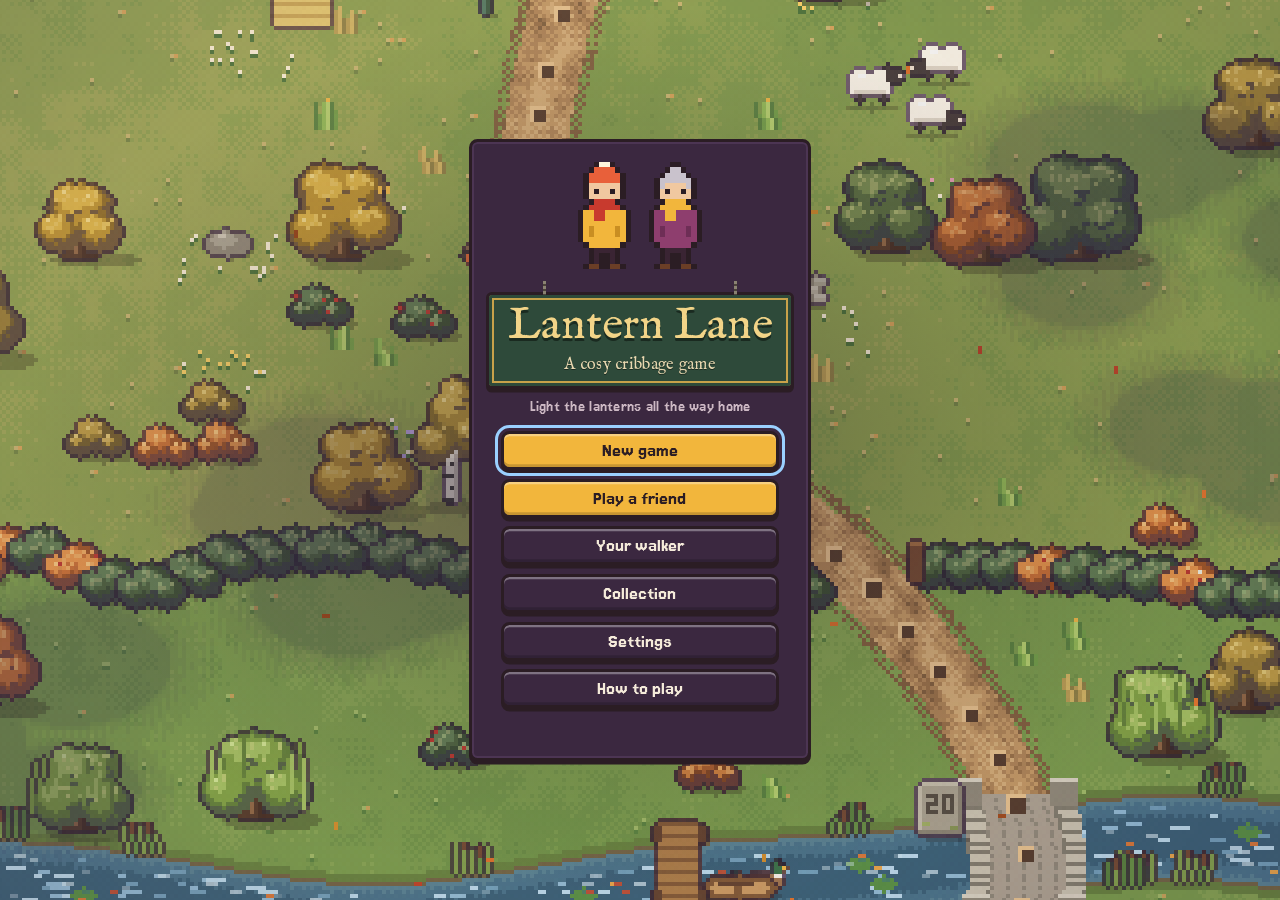
<file: index.html>
<!DOCTYPE html>
<html lang="en">
<head>
<meta charset="utf-8">
<meta name="viewport" content="width=device-width, initial-scale=1">
<title>Lantern Lane, a cosy cribbage game</title>
<link rel="icon" href="data:,">
<link rel="preload" href="fonts/jersey-15.woff2" as="font" type="font/woff2" crossorigin>
<link rel="preload" href="fonts/im-fell-english.woff2" as="font" type="font/woff2" crossorigin>
<link rel="stylesheet" href="styles/main.css?v=8aecefd0">
</head>
<body>
<svg width="0" height="0" style="position:absolute" aria-hidden="true"><defs><symbol id="s-apple" viewBox="0 0 9 10" shape-rendering="crispEdges"><rect x="4" y="0" width="1" height="1" fill="currentColor"></rect><rect x="6" y="0" width="2" height="1" fill="currentColor"></rect><rect x="4" y="1" width="1" height="1" fill="currentColor"></rect><rect x="5" y="1" width="2" height="1" fill="currentColor"></rect><rect x="1" y="2" width="3" height="1" fill="currentColor"></rect><rect x="5" y="2" width="3" height="1" fill="currentColor"></rect><rect x="0" y="3" width="1" height="1" fill="currentColor"></rect><rect x="1" y="3" width="1" height="1" fill="currentColor"></rect><rect x="2" y="3" width="7" height="1" fill="currentColor"></rect><rect x="0" y="4" width="1" height="1" fill="currentColor"></rect><rect x="1" y="4" width="1" height="1" fill="currentColor"></rect><rect x="2" y="4" width="7" height="1" fill="currentColor"></rect><rect x="0" y="5" width="9" height="1" fill="currentColor"></rect><rect x="0" y="6" width="9" height="1" fill="currentColor"></rect><rect x="1" y="7" width="7" height="1" fill="currentColor"></rect><rect x="1" y="8" width="7" height="1" fill="currentColor"></rect><rect x="2" y="9" width="2" height="1" fill="currentColor"></rect><rect x="5" y="9" width="2" height="1" fill="currentColor"></rect><rect x="1" y="3" width="1" height="1" fill="#FFFFFF" fill-opacity="0.5"></rect><rect x="1" y="4" width="1" height="1" fill="#FFFFFF" fill-opacity="0.5"></rect></symbol><symbol id="s-pumpkin" viewBox="0 0 9 10" shape-rendering="crispEdges"><rect x="4" y="0" width="1" height="1" fill="#5C3A26"></rect><rect x="4" y="1" width="2" height="1" fill="#5C3A26"></rect><rect x="1" y="2" width="1" height="1" fill="currentColor"></rect><rect x="2" y="2" width="1" height="1" fill="currentColor"></rect><rect x="3" y="2" width="3" height="1" fill="currentColor"></rect><rect x="6" y="2" width="1" height="1" fill="currentColor"></rect><rect x="7" y="2" width="1" height="1" fill="currentColor"></rect><rect x="0" y="3" width="2" height="1" fill="currentColor"></rect><rect x="2" y="3" width="1" height="1" fill="currentColor"></rect><rect x="3" y="3" width="3" height="1" fill="currentColor"></rect><rect x="6" y="3" width="1" height="1" fill="currentColor"></rect><rect x="7" y="3" width="2" height="1" fill="currentColor"></rect><rect x="0" y="4" width="2" height="1" fill="currentColor"></rect><rect x="2" y="4" width="1" height="1" fill="currentColor"></rect><rect x="3" y="4" width="3" height="1" fill="currentColor"></rect><rect x="6" y="4" width="1" height="1" fill="currentColor"></rect><rect x="7" y="4" width="2" height="1" fill="currentColor"></rect><rect x="0" y="5" width="2" height="1" fill="currentColor"></rect><rect x="2" y="5" width="1" height="1" fill="currentColor"></rect><rect x="3" y="5" width="3" height="1" fill="currentColor"></rect><rect x="6" y="5" width="1" height="1" fill="currentColor"></rect><rect x="7" y="5" width="2" height="1" fill="currentColor"></rect><rect x="0" y="6" width="2" height="1" fill="currentColor"></rect><rect x="2" y="6" width="1" height="1" fill="currentColor"></rect><rect x="3" y="6" width="3" height="1" fill="currentColor"></rect><rect x="6" y="6" width="1" height="1" fill="currentColor"></rect><rect x="7" y="6" width="2" height="1" fill="currentColor"></rect><rect x="0" y="7" width="2" height="1" fill="currentColor"></rect><rect x="2" y="7" width="1" height="1" fill="currentColor"></rect><rect x="3" y="7" width="3" height="1" fill="currentColor"></rect><rect x="6" y="7" width="1" height="1" fill="currentColor"></rect><rect x="7" y="7" width="2" height="1" fill="currentColor"></rect><rect x="1" y="8" width="1" height="1" fill="currentColor"></rect><rect x="2" y="8" width="1" height="1" fill="currentColor"></rect><rect x="3" y="8" width="3" height="1" fill="currentColor"></rect><rect x="6" y="8" width="1" height="1" fill="currentColor"></rect><rect x="7" y="8" width="1" height="1" fill="currentColor"></rect><rect x="2" y="9" width="5" height="1" fill="currentColor"></rect><rect x="2" y="2" width="1" height="1" fill="#000000" fill-opacity="0.25"></rect><rect x="6" y="2" width="1" height="1" fill="#000000" fill-opacity="0.25"></rect><rect x="2" y="3" width="1" height="1" fill="#000000" fill-opacity="0.25"></rect><rect x="6" y="3" width="1" height="1" fill="#000000" fill-opacity="0.25"></rect><rect x="2" y="4" width="1" height="1" fill="#000000" fill-opacity="0.25"></rect><rect x="6" y="4" width="1" height="1" fill="#000000" fill-opacity="0.25"></rect><rect x="2" y="5" width="1" height="1" fill="#000000" fill-opacity="0.25"></rect><rect x="6" y="5" width="1" height="1" fill="#000000" fill-opacity="0.25"></rect><rect x="2" y="6" width="1" height="1" fill="#000000" fill-opacity="0.25"></rect><rect x="6" y="6" width="1" height="1" fill="#000000" fill-opacity="0.25"></rect><rect x="2" y="7" width="1" height="1" fill="#000000" fill-opacity="0.25"></rect><rect x="6" y="7" width="1" height="1" fill="#000000" fill-opacity="0.25"></rect><rect x="2" y="8" width="1" height="1" fill="#000000" fill-opacity="0.25"></rect><rect x="6" y="8" width="1" height="1" fill="#000000" fill-opacity="0.25"></rect></symbol><symbol id="s-berry" viewBox="0 0 9 10" shape-rendering="crispEdges"><rect x="3" y="0" width="1" height="1" fill="#4E7A34"></rect><rect x="5" y="0" width="1" height="1" fill="#4E7A34"></rect><rect x="6" y="0" width="1" height="1" fill="#4E7A34"></rect><rect x="4" y="1" width="1" height="1" fill="#4E7A34"></rect><rect x="5" y="1" width="1" height="1" fill="#4E7A34"></rect><rect x="2" y="2" width="1" height="1" fill="currentColor"></rect><rect x="3" y="2" width="1" height="1" fill="currentColor"></rect><rect x="4" y="2" width="1" height="1" fill="currentColor"></rect><rect x="5" y="2" width="1" height="1" fill="currentColor"></rect><rect x="6" y="2" width="1" height="1" fill="currentColor"></rect><rect x="1" y="3" width="1" height="1" fill="currentColor"></rect><rect x="2" y="3" width="1" height="1" fill="currentColor"></rect><rect x="2" y="3" width="1" height="1" fill="#FFFFFF" fill-opacity="0.45"></rect><rect x="3" y="3" width="1" height="1" fill="currentColor"></rect><rect x="4" y="3" width="1" height="1" fill="currentColor"></rect><rect x="5" y="3" width="1" height="1" fill="currentColor"></rect><rect x="5" y="3" width="1" height="1" fill="#FFFFFF" fill-opacity="0.45"></rect><rect x="6" y="3" width="1" height="1" fill="currentColor"></rect><rect x="7" y="3" width="1" height="1" fill="currentColor"></rect><rect x="0" y="4" width="1" height="1" fill="currentColor"></rect><rect x="1" y="4" width="1" height="1" fill="currentColor"></rect><rect x="2" y="4" width="1" height="1" fill="currentColor"></rect><rect x="3" y="4" width="1" height="1" fill="currentColor"></rect><rect x="4" y="4" width="1" height="1" fill="currentColor"></rect><rect x="5" y="4" width="1" height="1" fill="currentColor"></rect><rect x="6" y="4" width="1" height="1" fill="currentColor"></rect><rect x="7" y="4" width="1" height="1" fill="currentColor"></rect><rect x="8" y="4" width="1" height="1" fill="currentColor"></rect><rect x="0" y="5" width="1" height="1" fill="currentColor"></rect><rect x="1" y="5" width="1" height="1" fill="currentColor"></rect><rect x="1" y="5" width="1" height="1" fill="#FFFFFF" fill-opacity="0.45"></rect><rect x="2" y="5" width="1" height="1" fill="currentColor"></rect><rect x="3" y="5" width="1" height="1" fill="currentColor"></rect><rect x="4" y="5" width="1" height="1" fill="currentColor"></rect><rect x="4" y="5" width="1" height="1" fill="#FFFFFF" fill-opacity="0.45"></rect><rect x="5" y="5" width="1" height="1" fill="currentColor"></rect><rect x="6" y="5" width="1" height="1" fill="currentColor"></rect><rect x="7" y="5" width="1" height="1" fill="currentColor"></rect><rect x="7" y="5" width="1" height="1" fill="#FFFFFF" fill-opacity="0.45"></rect><rect x="8" y="5" width="1" height="1" fill="currentColor"></rect><rect x="0" y="6" width="1" height="1" fill="currentColor"></rect><rect x="1" y="6" width="1" height="1" fill="currentColor"></rect><rect x="2" y="6" width="1" height="1" fill="currentColor"></rect><rect x="3" y="6" width="1" height="1" fill="currentColor"></rect><rect x="4" y="6" width="1" height="1" fill="currentColor"></rect><rect x="5" y="6" width="1" height="1" fill="currentColor"></rect><rect x="6" y="6" width="1" height="1" fill="currentColor"></rect><rect x="7" y="6" width="1" height="1" fill="currentColor"></rect><rect x="8" y="6" width="1" height="1" fill="currentColor"></rect><rect x="1" y="7" width="1" height="1" fill="currentColor"></rect><rect x="2" y="7" width="1" height="1" fill="currentColor"></rect><rect x="2" y="7" width="1" height="1" fill="#FFFFFF" fill-opacity="0.45"></rect><rect x="3" y="7" width="1" height="1" fill="currentColor"></rect><rect x="4" y="7" width="1" height="1" fill="currentColor"></rect><rect x="5" y="7" width="1" height="1" fill="currentColor"></rect><rect x="5" y="7" width="1" height="1" fill="#FFFFFF" fill-opacity="0.45"></rect><rect x="6" y="7" width="1" height="1" fill="currentColor"></rect><rect x="7" y="7" width="1" height="1" fill="currentColor"></rect><rect x="2" y="8" width="1" height="1" fill="currentColor"></rect><rect x="3" y="8" width="1" height="1" fill="currentColor"></rect><rect x="4" y="8" width="1" height="1" fill="currentColor"></rect><rect x="5" y="8" width="1" height="1" fill="currentColor"></rect><rect x="6" y="8" width="1" height="1" fill="currentColor"></rect><rect x="3" y="9" width="1" height="1" fill="currentColor"></rect><rect x="4" y="9" width="1" height="1" fill="currentColor"></rect><rect x="5" y="9" width="1" height="1" fill="currentColor"></rect><rect x="3" y="4" width="1" height="1" fill="#000000" fill-opacity="0.3"></rect><rect x="6" y="4" width="1" height="1" fill="#000000" fill-opacity="0.3"></rect><rect x="2" y="6" width="1" height="1" fill="#000000" fill-opacity="0.3"></rect><rect x="5" y="6" width="1" height="1" fill="#000000" fill-opacity="0.3"></rect><rect x="7" y="6" width="1" height="1" fill="#000000" fill-opacity="0.3"></rect><rect x="4" y="8" width="1" height="1" fill="#000000" fill-opacity="0.3"></rect></symbol><symbol id="s-leaf" viewBox="0 0 9 10" shape-rendering="crispEdges"><rect x="4" y="0" width="1" height="1" fill="currentColor"></rect><rect x="3" y="1" width="3" height="1" fill="currentColor"></rect><rect x="2" y="2" width="2" height="1" fill="currentColor"></rect><rect x="4" y="2" width="1" height="1" fill="currentColor"></rect><rect x="5" y="2" width="2" height="1" fill="currentColor"></rect><rect x="1" y="3" width="3" height="1" fill="currentColor"></rect><rect x="4" y="3" width="1" height="1" fill="currentColor"></rect><rect x="5" y="3" width="3" height="1" fill="currentColor"></rect><rect x="0" y="4" width="1" height="1" fill="currentColor"></rect><rect x="1" y="4" width="1" height="1" fill="currentColor"></rect><rect x="2" y="4" width="2" height="1" fill="currentColor"></rect><rect x="4" y="4" width="1" height="1" fill="currentColor"></rect><rect x="5" y="4" width="2" height="1" fill="currentColor"></rect><rect x="7" y="4" width="1" height="1" fill="currentColor"></rect><rect x="8" y="4" width="1" height="1" fill="currentColor"></rect><rect x="0" y="5" width="2" height="1" fill="currentColor"></rect><rect x="2" y="5" width="1" height="1" fill="currentColor"></rect><rect x="3" y="5" width="1" height="1" fill="currentColor"></rect><rect x="4" y="5" width="1" height="1" fill="currentColor"></rect><rect x="5" y="5" width="1" height="1" fill="currentColor"></rect><rect x="6" y="5" width="1" height="1" fill="currentColor"></rect><rect x="7" y="5" width="2" height="1" fill="currentColor"></rect><rect x="1" y="6" width="3" height="1" fill="currentColor"></rect><rect x="4" y="6" width="1" height="1" fill="currentColor"></rect><rect x="5" y="6" width="3" height="1" fill="currentColor"></rect><rect x="2" y="7" width="2" height="1" fill="currentColor"></rect><rect x="4" y="7" width="1" height="1" fill="currentColor"></rect><rect x="5" y="7" width="2" height="1" fill="currentColor"></rect><rect x="4" y="8" width="1" height="1" fill="currentColor"></rect><rect x="4" y="9" width="1" height="1" fill="currentColor"></rect><rect x="4" y="2" width="1" height="1" fill="#F7EEDD" fill-opacity="0.6"></rect><rect x="4" y="3" width="1" height="1" fill="#F7EEDD" fill-opacity="0.6"></rect><rect x="1" y="4" width="1" height="1" fill="#F7EEDD" fill-opacity="0.6"></rect><rect x="4" y="4" width="1" height="1" fill="#F7EEDD" fill-opacity="0.6"></rect><rect x="7" y="4" width="1" height="1" fill="#F7EEDD" fill-opacity="0.6"></rect><rect x="2" y="5" width="1" height="1" fill="#F7EEDD" fill-opacity="0.6"></rect><rect x="4" y="5" width="1" height="1" fill="#F7EEDD" fill-opacity="0.6"></rect><rect x="6" y="5" width="1" height="1" fill="#F7EEDD" fill-opacity="0.6"></rect><rect x="4" y="6" width="1" height="1" fill="#F7EEDD" fill-opacity="0.6"></rect><rect x="4" y="7" width="1" height="1" fill="#F7EEDD" fill-opacity="0.6"></rect></symbol><symbol id="s-acorn" viewBox="0 0 9 10" shape-rendering="crispEdges"><rect x="4" y="0" width="1" height="1" fill="#3E2412"></rect><rect x="1" y="1" width="7" height="1" fill="#3E2412"></rect><rect x="0" y="2" width="9" height="1" fill="#3E2412"></rect><rect x="0" y="3" width="9" height="1" fill="#3E2412"></rect><rect x="1" y="4" width="7" height="1" fill="currentColor"></rect><rect x="1" y="5" width="1" height="1" fill="currentColor"></rect><rect x="2" y="5" width="6" height="1" fill="currentColor"></rect><rect x="1" y="6" width="1" height="1" fill="currentColor"></rect><rect x="2" y="6" width="6" height="1" fill="currentColor"></rect><rect x="2" y="7" width="5" height="1" fill="currentColor"></rect><rect x="3" y="8" width="3" height="1" fill="currentColor"></rect><rect x="4" y="9" width="1" height="1" fill="currentColor"></rect><rect x="1" y="5" width="1" height="1" fill="#FFFFFF" fill-opacity="0.4"></rect><rect x="1" y="6" width="1" height="1" fill="#FFFFFF" fill-opacity="0.4"></rect></symbol></defs></svg>
<canvas id="scene" aria-label="The lane and your rest stop. Lanterns on the lane show where each of you will walk to this round."></canvas>
<div id="hud" class="lane-hud"></div>

<div class="topbar">
 <div class="panel titlechip"><span class="title">Lantern Lane</span><span class="sub"><span id="roundInfo"></span><span class="seed" id="seed"></span></span></div>
 <div class="panel scores">
  <div class="score you"><i class="pip"></i><span class="who">You</span><b id="score-p">0</b><small id="gain-p"></small></div>
  <div class="score them"><i class="pip"></i><span class="who" id="name-c">Winnie</span><b id="score-c">0</b><small id="gain-c"></small></div>
 </div>
 <div class="controls">
  <button class="ibtn" id="musicBtn" aria-pressed="true" title="Music" aria-label="Music"><svg viewBox="0 0 8 8" aria-hidden="true"><path d="M3 0h5v1H3zM3 0h1v6H3zM7 0h1v5H7zM1 5h3v3H1zM5 4h3v3H5z" fill="currentColor"/></svg></button>
  <button class="ibtn" id="soundBtn" aria-pressed="true" title="Sound effects" aria-label="Sound effects"><svg viewBox="0 0 8 8" aria-hidden="true"><path d="M0 3h2v2H0zM2 2h1v4H2zM3 1h1v6H3zM5 2h1v1H5zM6 1h1v1H6zM5 5h1v1H5zM6 6h1v1H6zM6 3h2v2H6z" fill="currentColor"/></svg></button>
  <button class="ibtn" id="historyBtn" title="What happened" aria-label="What happened"><svg viewBox="0 0 8 8" aria-hidden="true"><path d="M0 1h8v1H0zM0 3h8v1H0zM0 5h8v1H0zM0 7h5v1H0z" fill="currentColor"/></svg></button>
  <button class="ibtn" id="rulesBtn" title="How to play" aria-label="How to play"><svg viewBox="0 0 8 8" aria-hidden="true"><path d="M2 0h4v1H2zM6 1h1v3H6zM4 4h2v1H4zM3 5h2v1H3zM3 7h2v1H3zM1 1h1v1H1z" fill="currentColor"/></svg></button>
  <button class="ibtn" id="menuIcon" title="Menu" aria-label="Menu"><svg viewBox="0 0 8 8" aria-hidden="true"><path d="M3 0h2v1H3zM2 1h1v1H2zM5 1h1v1H5zM1 2h1v1H1zM6 2h1v1H6zM0 3h8v1H0zM1 4h1v4H1zM6 4h1v4H6zM3 5h2v3H3zM2 7h1v1H2zM5 7h1v1H5z" fill="currentColor"/></svg></button>
  <button class="btn small" id="menuBtn">Menu</button>
 </div>
</div>

<div id="oppUI" class="opp-ui"></div>
<div id="surfaceUI" class="surface-ui"></div>
<div id="barUI" class="bar-ui"></div>
<div id="handUI" class="hand-ui"></div>
<div id="fx" class="fx stage"></div>


<div id="title" class="title-screen" hidden>
 <div class="panel title-card">
  <div class="title-art" id="titleArt" aria-hidden="true"></div>
  <div class="logo-sign"><h1 class="logo">Lantern Lane</h1><span class="logo-sub">A cosy cribbage game</span></div>
  <p class="tagline">Light the lanterns all the way home</p>
  <div class="menu">
   <button class="btn" id="tContinue">Continue</button>
   <button class="btn" id="tNew">New game</button>
   <button class="btn" id="tFriend">Play a friend</button>
   <button class="btn ghost" id="tWalker">Your walker</button>
   <button class="btn ghost" id="tCollection">Collection</button>
   <button class="btn ghost" id="tSettings">Settings</button>
   <button class="btn ghost" id="tRules">How to play</button>
  </div>
  <p class="title-stats" id="tStats"></p>
 </div>
 <div class="panel sheet" id="walkerSheet" hidden>
  <div class="dlg-head"><h2>Your walker</h2><button class="ibtn" data-back aria-label="Back"><svg viewBox="0 0 8 8" aria-hidden="true"><path d="M1 1h1v1H1zM2 2h1v1H2zM3 3h2v2H3zM5 2h1v1H5zM6 1h1v1H6zM2 5h1v1H2zM1 6h1v1H1zM5 5h1v1H5zM6 6h1v1H6z" fill="currentColor"/></svg></button></div>
  <div class="walker-grid" id="walkerGrid"></div>
 </div>
 <div class="panel sheet wide" id="collectionSheet" hidden>
  <div class="dlg-head"><h2>Collection</h2><button class="ibtn" data-back aria-label="Back"><svg viewBox="0 0 8 8" aria-hidden="true"><path d="M1 1h1v1H1zM2 2h1v1H2zM3 3h2v2H3zM5 2h1v1H5zM6 1h1v1H6zM2 5h1v1H2zM1 6h1v1H1zM5 5h1v1H5zM6 6h1v1H6z" fill="currentColor"/></svg></button></div>
  <div id="collectionBody"></div>
 </div>
 <div class="panel sheet" id="friendSheet" hidden>
  <div class="dlg-head"><h2>Play a friend</h2><button class="ibtn" data-back aria-label="Back"><svg viewBox="0 0 8 8" aria-hidden="true"><path d="M1 1h1v1H1zM2 2h1v1H2zM3 3h2v2H3zM5 2h1v1H5zM6 1h1v1H6zM2 5h1v1H2zM1 6h1v1H1zM5 5h1v1H5zM6 6h1v1H6z" fill="currentColor"/></svg></button></div>
  <div id="friendBody" class="friend-body"></div>
 </div>
 <div class="panel sheet" id="settingsSheet" hidden>
  <div class="dlg-head"><h2>Settings</h2><button class="ibtn" data-back aria-label="Back"><svg viewBox="0 0 8 8" aria-hidden="true"><path d="M1 1h1v1H1zM2 2h1v1H2zM3 3h2v2H3zM5 2h1v1H5zM6 1h1v1H6zM2 5h1v1H2zM1 6h1v1H1zM5 5h1v1H5zM6 6h1v1H6z" fill="currentColor"/></svg></button></div>
  <div class="setting"><span>Music</span><button class="toggle" id="sMusic" aria-pressed="true"><span></span></button></div>
  <div class="setting"><span>Sound effects</span><button class="toggle" id="sSound" aria-pressed="true"><span></span></button></div>
  <div class="setting col"><span>How Winnie plays</span>
   <div class="seg" id="sWinnie" role="group" aria-label="How Winnie plays">
    <button data-v="gentle">Gentle</button><button data-v="normal">Normal</button><button data-v="sharp">Sharp</button>
   </div>
   <small id="sWinnieNote"></small>
  </div>
 </div>
</div>

<div id="toasts" class="toasts" aria-live="polite"></div>
<div class="panel dialog" id="historyDlg" hidden><div class="dlg-head"><h2>What happened</h2><button class="ibtn" data-close aria-label="Close"><svg viewBox="0 0 8 8" aria-hidden="true"><path d="M1 1h1v1H1zM2 2h1v1H2zM3 3h2v2H3zM5 2h1v1H5zM6 1h1v1H6zM2 5h1v1H2zM1 6h1v1H1zM5 5h1v1H5zM6 6h1v1H6z" fill="currentColor"/></svg></button></div><div id="log" class="log"></div></div>
<div class="panel dialog" id="rulesDlg" hidden><div class="dlg-head"><h2>How to play</h2><button class="ibtn" data-close aria-label="Close"><svg viewBox="0 0 8 8" aria-hidden="true"><path d="M1 1h1v1H1zM2 2h1v1H2zM3 3h2v2H3zM5 2h1v1H5zM6 1h1v1H6zM2 5h1v1H2zM1 6h1v1H1zM5 5h1v1H5zM6 6h1v1H6z" fill="currentColor"/></svg></button></div>
 <ul>
   <li>At the start you each cut the deck. The lower card deals first (aces low).</li>
   <li>Each round you're dealt 6 cards. Pick 2 for the crib, which belongs to the dealer.</li>
   <li>A starter card is turned up. A jack scores the dealer 2 (his heels).</li>
   <li>Pegging: take turns playing cards, keeping the count at 31 or under. Score for 15 (2), 31 (2), pairs (2, 6, 12) and runs of 3 or more.</li>
   <li>If you can't play without going over 31, say Go. The last player to lay a card scores 1.</li>
   <li>The show: each hand scores with the starter. Fifteens 2, pairs 2, runs 1 per card, flush 4 or 5, and 1 for a jack matching the starter's suit (his nobs). Then the dealer scores the crib.</li>
   <li>Each round is played at a rest stop beside the lane. Points you score light a lantern further along; at the end of the round you both walk to your lanterns. First home at 121 wins.</li>
  </ul>
</div>
<script type="importmap">{"imports":{"./src/ai.js":"./src/ai.js?v=df0885c3","./src/art.js":"./src/art.js?v=497b6e69","./src/biomes.js":"./src/biomes.js?v=42e2ae13","./src/cards.js":"./src/cards.js?v=2afb79ac","./src/collection.js":"./src/collection.js?v=9031fa3a","./src/critters.js":"./src/critters.js?v=9b4d8b0f","./src/game.js":"./src/game.js?v=53ebf9c5","./src/ground.js":"./src/ground.js?v=a14fafcf","./src/lake.js":"./src/lake.js?v=4a7387ce","./src/lane.js":"./src/lane.js?v=7c4d6a9c","./src/moments.js":"./src/moments.js?v=dcf20f05","./src/online.js":"./src/online.js?v=8e2532c9","./src/pixel.js":"./src/pixel.js?v=5874634c","./src/reststop.js":"./src/reststop.js?v=83053acb","./src/save.js":"./src/save.js?v=b1b2db0c","./src/scene.js":"./src/scene.js?v=f1619435","./src/scenery.js":"./src/scenery.js?v=8dbb115b","./src/scoring.js":"./src/scoring.js?v=37445088","./src/sound.js":"./src/sound.js?v=7f9e4870","./src/sprites.js":"./src/sprites.js?v=ec0f4f63","./src/unlocks.js":"./src/unlocks.js?v=eae688ac","./src/walkers.js":"./src/walkers.js?v=4c490169","./src/weather.js":"./src/weather.js?v=d16a4c2c","./src/weathers.js":"./src/weathers.js?v=7598898b"}}</script>
<script type="module" src="src/game.js?v=53ebf9c5"></script>
</body>
</html>
</file>
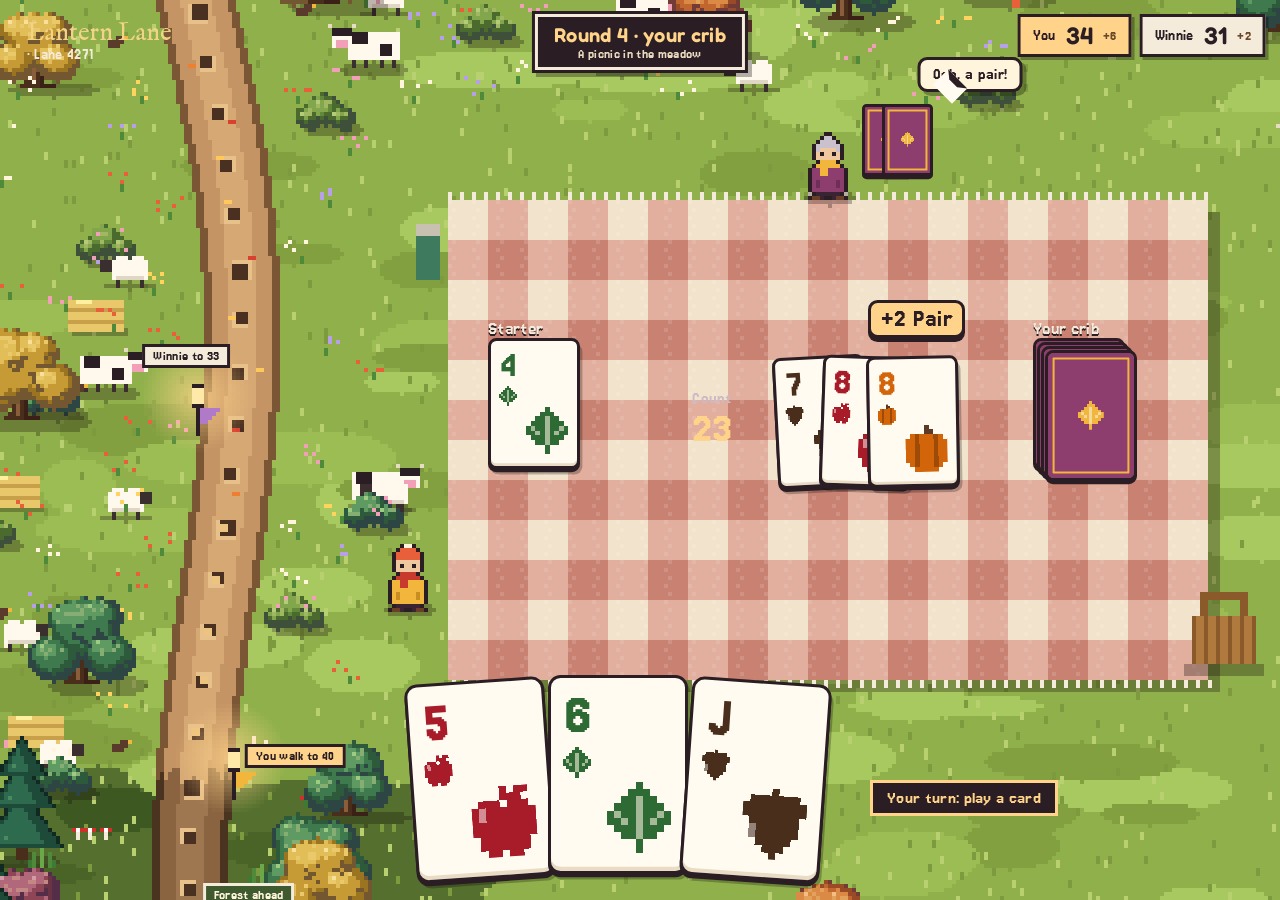
<file: mock/reststop.html>
<!DOCTYPE html>
<html lang="en"><head><meta charset="utf-8"><meta name="viewport" content="width=device-width, initial-scale=1">
<title>Rest stop mock</title>
<link rel="stylesheet" href="https://fonts.googleapis.com/css2?family=Fredoka:wght@500;600;700&family=Nunito:wght@600;700;800&display=swap">
<link rel="stylesheet" href="../styles/main.css">
<style>
#scene{position:fixed;left:0;top:0;image-rendering:pixelated}
.ov{position:fixed;inset:0;pointer-events:none}
.ov>*{position:absolute}
.hudchip{display:flex;align-items:center;gap:10px;padding:4px 12px;background:var(--cream);color:var(--ink);border:3px solid var(--ink);box-shadow:3px 3px 0 rgba(0,0,0,.3);font-weight:800;font-size:16px}
.hudchip.you{background:var(--lamp)}
.hudchip b{font-family:Fredoka,sans-serif;font-weight:600;font-size:24px}
.hudchip small{font-size:14px;color:#6B4A2A}
.roundchip{padding:6px 16px;background:var(--ink);border:3px solid var(--cream);box-shadow:0 0 0 3px var(--ink),4px 4px 0 3px rgba(0,0,0,.3);text-align:center}
.roundchip .r{font-family:Fredoka,sans-serif;font-weight:600;font-size:20px;color:var(--lamp)}
.roundchip .s{font-size:14px;color:#E9D9BF}
.flaglabel{transform:translate(-50%,-100%);padding:2px 8px;border:3px solid var(--ink);font-size:14px;font-weight:800;color:var(--ink);white-space:nowrap}
.speech{transform:translate(-10%,-100%);padding:6px 12px;background:#FFF4DC;border:3px solid var(--ink);box-shadow:4px 4px 0 rgba(0,0,0,.3);color:var(--ink);font-size:17px;font-weight:800;white-space:nowrap}
.speech:after{content:"";position:absolute;left:16px;bottom:-11px;border:8px solid transparent;border-top-color:var(--ink)}
.held{display:flex;justify-content:center}
.held .card{margin-left:calc(var(--cw)*-.12)}
.chiprow{display:flex;gap:8px}
.mini .card,.mini .back{--w:calc(var(--cw)*.55)}
.actionbox{display:flex;flex-direction:column;align-items:flex-start;gap:8px}
.prompt2{padding:6px 14px;background:var(--ink);border:3px solid var(--lamp);color:var(--lamp);font-size:18px;font-weight:800;white-space:nowrap}
.pop{animation:none}
</style></head><body>
<svg width="0" height="0" style="position:absolute" aria-hidden="true"><defs><symbol id="s-apple" viewBox="0 0 9 10" shape-rendering="crispEdges"><rect x="4" y="0" width="1" height="1" fill="currentColor"></rect><rect x="6" y="0" width="2" height="1" fill="currentColor"></rect><rect x="4" y="1" width="1" height="1" fill="currentColor"></rect><rect x="5" y="1" width="2" height="1" fill="currentColor"></rect><rect x="1" y="2" width="3" height="1" fill="currentColor"></rect><rect x="5" y="2" width="3" height="1" fill="currentColor"></rect><rect x="0" y="3" width="1" height="1" fill="currentColor"></rect><rect x="1" y="3" width="1" height="1" fill="currentColor"></rect><rect x="2" y="3" width="7" height="1" fill="currentColor"></rect><rect x="0" y="4" width="1" height="1" fill="currentColor"></rect><rect x="1" y="4" width="1" height="1" fill="currentColor"></rect><rect x="2" y="4" width="7" height="1" fill="currentColor"></rect><rect x="0" y="5" width="9" height="1" fill="currentColor"></rect><rect x="0" y="6" width="9" height="1" fill="currentColor"></rect><rect x="1" y="7" width="7" height="1" fill="currentColor"></rect><rect x="1" y="8" width="7" height="1" fill="currentColor"></rect><rect x="2" y="9" width="2" height="1" fill="currentColor"></rect><rect x="5" y="9" width="2" height="1" fill="currentColor"></rect><rect x="1" y="3" width="1" height="1" fill="#FFFFFF" fill-opacity="0.5"></rect><rect x="1" y="4" width="1" height="1" fill="#FFFFFF" fill-opacity="0.5"></rect></symbol><symbol id="s-pumpkin" viewBox="0 0 9 10" shape-rendering="crispEdges"><rect x="4" y="0" width="1" height="1" fill="#5C3A26"></rect><rect x="4" y="1" width="2" height="1" fill="#5C3A26"></rect><rect x="1" y="2" width="1" height="1" fill="currentColor"></rect><rect x="2" y="2" width="1" height="1" fill="currentColor"></rect><rect x="3" y="2" width="3" height="1" fill="currentColor"></rect><rect x="6" y="2" width="1" height="1" fill="currentColor"></rect><rect x="7" y="2" width="1" height="1" fill="currentColor"></rect><rect x="0" y="3" width="2" height="1" fill="currentColor"></rect><rect x="2" y="3" width="1" height="1" fill="currentColor"></rect><rect x="3" y="3" width="3" height="1" fill="currentColor"></rect><rect x="6" y="3" width="1" height="1" fill="currentColor"></rect><rect x="7" y="3" width="2" height="1" fill="currentColor"></rect><rect x="0" y="4" width="2" height="1" fill="currentColor"></rect><rect x="2" y="4" width="1" height="1" fill="currentColor"></rect><rect x="3" y="4" width="3" height="1" fill="currentColor"></rect><rect x="6" y="4" width="1" height="1" fill="currentColor"></rect><rect x="7" y="4" width="2" height="1" fill="currentColor"></rect><rect x="0" y="5" width="2" height="1" fill="currentColor"></rect><rect x="2" y="5" width="1" height="1" fill="currentColor"></rect><rect x="3" y="5" width="3" height="1" fill="currentColor"></rect><rect x="6" y="5" width="1" height="1" fill="currentColor"></rect><rect x="7" y="5" width="2" height="1" fill="currentColor"></rect><rect x="0" y="6" width="2" height="1" fill="currentColor"></rect><rect x="2" y="6" width="1" height="1" fill="currentColor"></rect><rect x="3" y="6" width="3" height="1" fill="currentColor"></rect><rect x="6" y="6" width="1" height="1" fill="currentColor"></rect><rect x="7" y="6" width="2" height="1" fill="currentColor"></rect><rect x="0" y="7" width="2" height="1" fill="currentColor"></rect><rect x="2" y="7" width="1" height="1" fill="currentColor"></rect><rect x="3" y="7" width="3" height="1" fill="currentColor"></rect><rect x="6" y="7" width="1" height="1" fill="currentColor"></rect><rect x="7" y="7" width="2" height="1" fill="currentColor"></rect><rect x="1" y="8" width="1" height="1" fill="currentColor"></rect><rect x="2" y="8" width="1" height="1" fill="currentColor"></rect><rect x="3" y="8" width="3" height="1" fill="currentColor"></rect><rect x="6" y="8" width="1" height="1" fill="currentColor"></rect><rect x="7" y="8" width="1" height="1" fill="currentColor"></rect><rect x="2" y="9" width="5" height="1" fill="currentColor"></rect><rect x="2" y="2" width="1" height="1" fill="#000000" fill-opacity="0.25"></rect><rect x="6" y="2" width="1" height="1" fill="#000000" fill-opacity="0.25"></rect><rect x="2" y="3" width="1" height="1" fill="#000000" fill-opacity="0.25"></rect><rect x="6" y="3" width="1" height="1" fill="#000000" fill-opacity="0.25"></rect><rect x="2" y="4" width="1" height="1" fill="#000000" fill-opacity="0.25"></rect><rect x="6" y="4" width="1" height="1" fill="#000000" fill-opacity="0.25"></rect><rect x="2" y="5" width="1" height="1" fill="#000000" fill-opacity="0.25"></rect><rect x="6" y="5" width="1" height="1" fill="#000000" fill-opacity="0.25"></rect><rect x="2" y="6" width="1" height="1" fill="#000000" fill-opacity="0.25"></rect><rect x="6" y="6" width="1" height="1" fill="#000000" fill-opacity="0.25"></rect><rect x="2" y="7" width="1" height="1" fill="#000000" fill-opacity="0.25"></rect><rect x="6" y="7" width="1" height="1" fill="#000000" fill-opacity="0.25"></rect><rect x="2" y="8" width="1" height="1" fill="#000000" fill-opacity="0.25"></rect><rect x="6" y="8" width="1" height="1" fill="#000000" fill-opacity="0.25"></rect></symbol><symbol id="s-leaf" viewBox="0 0 9 10" shape-rendering="crispEdges"><rect x="4" y="0" width="1" height="1" fill="currentColor"></rect><rect x="3" y="1" width="3" height="1" fill="currentColor"></rect><rect x="2" y="2" width="2" height="1" fill="currentColor"></rect><rect x="4" y="2" width="1" height="1" fill="currentColor"></rect><rect x="5" y="2" width="2" height="1" fill="currentColor"></rect><rect x="1" y="3" width="3" height="1" fill="currentColor"></rect><rect x="4" y="3" width="1" height="1" fill="currentColor"></rect><rect x="5" y="3" width="3" height="1" fill="currentColor"></rect><rect x="0" y="4" width="1" height="1" fill="currentColor"></rect><rect x="1" y="4" width="1" height="1" fill="currentColor"></rect><rect x="2" y="4" width="2" height="1" fill="currentColor"></rect><rect x="4" y="4" width="1" height="1" fill="currentColor"></rect><rect x="5" y="4" width="2" height="1" fill="currentColor"></rect><rect x="7" y="4" width="1" height="1" fill="currentColor"></rect><rect x="8" y="4" width="1" height="1" fill="currentColor"></rect><rect x="0" y="5" width="2" height="1" fill="currentColor"></rect><rect x="2" y="5" width="1" height="1" fill="currentColor"></rect><rect x="3" y="5" width="1" height="1" fill="currentColor"></rect><rect x="4" y="5" width="1" height="1" fill="currentColor"></rect><rect x="5" y="5" width="1" height="1" fill="currentColor"></rect><rect x="6" y="5" width="1" height="1" fill="currentColor"></rect><rect x="7" y="5" width="2" height="1" fill="currentColor"></rect><rect x="1" y="6" width="3" height="1" fill="currentColor"></rect><rect x="4" y="6" width="1" height="1" fill="currentColor"></rect><rect x="5" y="6" width="3" height="1" fill="currentColor"></rect><rect x="2" y="7" width="2" height="1" fill="currentColor"></rect><rect x="4" y="7" width="1" height="1" fill="currentColor"></rect><rect x="5" y="7" width="2" height="1" fill="currentColor"></rect><rect x="4" y="8" width="1" height="1" fill="currentColor"></rect><rect x="4" y="9" width="1" height="1" fill="currentColor"></rect><rect x="4" y="2" width="1" height="1" fill="#F7EEDD" fill-opacity="0.6"></rect><rect x="4" y="3" width="1" height="1" fill="#F7EEDD" fill-opacity="0.6"></rect><rect x="1" y="4" width="1" height="1" fill="#F7EEDD" fill-opacity="0.6"></rect><rect x="4" y="4" width="1" height="1" fill="#F7EEDD" fill-opacity="0.6"></rect><rect x="7" y="4" width="1" height="1" fill="#F7EEDD" fill-opacity="0.6"></rect><rect x="2" y="5" width="1" height="1" fill="#F7EEDD" fill-opacity="0.6"></rect><rect x="4" y="5" width="1" height="1" fill="#F7EEDD" fill-opacity="0.6"></rect><rect x="6" y="5" width="1" height="1" fill="#F7EEDD" fill-opacity="0.6"></rect><rect x="4" y="6" width="1" height="1" fill="#F7EEDD" fill-opacity="0.6"></rect><rect x="4" y="7" width="1" height="1" fill="#F7EEDD" fill-opacity="0.6"></rect></symbol><symbol id="s-acorn" viewBox="0 0 9 10" shape-rendering="crispEdges"><rect x="4" y="0" width="1" height="1" fill="#4A2E1C"></rect><rect x="1" y="1" width="7" height="1" fill="#4A2E1C"></rect><rect x="0" y="2" width="9" height="1" fill="#4A2E1C"></rect><rect x="0" y="3" width="9" height="1" fill="#4A2E1C"></rect><rect x="1" y="4" width="7" height="1" fill="currentColor"></rect><rect x="1" y="5" width="1" height="1" fill="currentColor"></rect><rect x="2" y="5" width="6" height="1" fill="currentColor"></rect><rect x="1" y="6" width="1" height="1" fill="currentColor"></rect><rect x="2" y="6" width="6" height="1" fill="currentColor"></rect><rect x="2" y="7" width="5" height="1" fill="currentColor"></rect><rect x="3" y="8" width="3" height="1" fill="currentColor"></rect><rect x="4" y="9" width="1" height="1" fill="currentColor"></rect><rect x="1" y="5" width="1" height="1" fill="#FFFFFF" fill-opacity="0.4"></rect><rect x="1" y="6" width="1" height="1" fill="#FFFFFF" fill-opacity="0.4"></rect></symbol></defs></svg>
<canvas id="scene"></canvas><div class="ov" id="ov"></div>
<script type="module">
import { drawRestStop, stopLane } from '../src/reststop.js';
const q = new URLSearchParams(location.search), v = q.get('v') || 'meadow';
const W = innerWidth, H = innerHeight, portrait = H > W;
const scale = portrait ? 3 : 4, aw = Math.ceil(W / scale), ah = Math.ceil(H / scale);
const cv = document.getElementById('scene'); cv.width = aw; cv.height = ah; cv.style.width = W + 'px'; cv.style.height = H + 'px';
const c = cv.getContext('2d');
const SU = { a: ['s-apple', '#A81C2A'], p: ['s-pumpkin', '#D2640A'], l: ['s-leaf', '#2E6B34'], o: ['s-acorn', '#4A2E1C'] };
const card = (r, s, cls = '', st = '') => `<div class="card ${cls}" style="color:${SU[s][1]};${st}"><span class="rk"><b>${r}</b><svg viewBox="0 0 9 10"><use href="#${SU[s][0]}"></use></svg></span><svg class="big" viewBox="0 0 9 10"><use href="#${SU[s][0]}"></use></svg></div>`;
const back = (st = '') => `<div class="back" style="${st}"><svg viewBox="0 0 9 10"><use href="#s-leaf"></use></svg></div>`;
const S = (x) => x * scale;
const ov = document.getElementById('ov');
const put = (html, x, y, extra = '') => { ov.insertAdjacentHTML('beforeend', `<div style="left:${x}px;top:${y}px;${extra}">${html}</div>`); };
const fan = (cards, cw, lifts = []) => `<div class="held" style="--cw:${cw}px">${cards.map((k, i) => { const n = cards.length, a = (i - (n - 1) / 2) * 4, l = lifts.includes(i) ? -22 : Math.abs(i - (n - 1) / 2) * 5; return card(k[0], k[1], lifts.includes(i) ? 'sel' : '', `transform:translateY(${l}px) rotate(${a}deg);transform-origin:50% 120%;${i ? '' : 'margin-left:0'}`); }).join('')}</div>`;
const hud = (sub, you, win) => {
  put(`<div class="titlechip" style="position:static"><span class="title">Lantern Lane</span><span class="seed">Lane 4271</span></div>`, 14, 14);
  put(`<div class="roundchip"><div class="r">Round 4 · your crib</div><div class="s">${sub}</div></div>`, W / 2, 14, 'transform:translateX(-50%)');
  put(`<div class="chiprow"><div class="hudchip you">You <b>${you[0]}</b>${you[1] ? `<small>+${you[1]}</small>` : ''}</div><div class="hudchip">Winnie <b>${win[0]}</b>${win[1] ? `<small>+${win[1]}</small>` : ''}</div></div>`, W - 14, 14, 'transform:translateX(-100%)');
};

if (v === 'meadow' || v === 'forest') {
  const meadow = v === 'meadow';
  const lane = stopLane({ from: [46, -10], to: [58, ah + 20], count: 22, start: 0, startN: meadow ? 25 : 49, dir: 'down' });
  const cur = meadow ? 34 : 58, cw = meadow ? 31 : 52;
  const holeOf = (n) => lane.holes.find((h) => h.n === n);
  const flags = [];
  if (meadow) {
    const fy = holeOf(40), fw = holeOf(33);
    flags.push({ who: 'p', x: fy.x + 10, y: fy.y + 2, dots: lane.holes.filter((h) => h.n > cur && h.n < 40).map((h) => [h.x - 1, h.y - 1]) });
    flags.push({ who: 'c', x: fw.x - 10, y: fw.y + 2, dots: [] });
  }
  const surface = meadow ? { x: 112, y: 50, w: 190, h: 120 } : { x: 120, y: 56, w: 184, h: 112 };
  drawRestStop(c, { aw, ah, biome: v, seed: meadow ? 4 : 8, lane, surface, seats: [[surface.x + surface.w / 2, surface.y - 1], [surface.x - 10, surface.y + surface.h - 18]], walked: cur, flags,
    nextBiome: { biome: meadow ? 'forest' : 'meadow', rect: { x: 0, y: 196, w: 104, h: 40 } }, keepClear: [{ x: 300, y: 150, w: 70, h: 80 }, { x: 90, y: 168, w: 230, h: 70 }] });
  hud(meadow ? 'A picnic in the meadow' : 'A tree stump in the forest', meadow ? [34, 6] : [58, 0], meadow ? [31, 2] : [52, 0]);
  const bx = S(surface.x), by = S(surface.y), bw = S(surface.w), bh = S(surface.h);
  const tcw = 92;
  const sign = lane.holes[lane.holes.length - 3];
  put(`<div class="flaglabel" style="background:#3E5A2E;color:#FFF4DC;border-color:#F5EBDA">${meadow ? 'Forest ahead' : 'Meadow ahead'}</div>`, S(sign.x) + 60, S(sign.y) + 70, '');
  if (meadow) {
    const fy = holeOf(40), fw = holeOf(33);
    put(`<div class="flaglabel" style="background:var(--lamp)">You walk to 40</div>`, S(fy.x + 10) + 64, S(fy.y) - 18);
    put(`<div class="flaglabel" style="background:var(--cream)">Winnie to 33</div>`, S(fw.x - 10) - 10, S(fw.y) - 56);
    // on the blanket
    put(`<div style="--cw:${tcw}px" class="stack"><span class="label" style="text-shadow:0 2px 0 #2B1D24">Starter</span>${card('4', 'l')}</div>`, bx + 40, by + 120);
    put(`<div style="--cw:${tcw}px;display:flex;align-items:center;gap:14px"><div class="countbox"><span class="label">Count</span><b>23</b></div><div class="pile" style="width:${tcw * 2.1}px">${[['7', 'o', 0], ['8', 'a', 1], ['8', 'p', 2]].map(([r, s2, i]) => card(r, s2, 'pc', `left:calc(50% + ${tcw}px*${(0.5 - (2 - i) * 0.5).toFixed(2)} - ${tcw / 2}px);transform:rotate(${[-3, 2, -1][i]}deg);z-index:${i + 1}`)).join('')}</div></div>`, bx + 220, by + 150);
    put(`<div class="pop" style="position:static;transform:none">+2 Pair</div>`, bx + 420, by + 100);
    put(`<div style="--cw:${tcw}px" class="stack"><span class="label" style="text-shadow:0 2px 0 #2B1D24">Your crib</span><div class="crib">${[0, 4, 8, 12].map((o) => back(`position:absolute;left:${o}px;top:${o}px`)).join('')}</div></div>`, bx + bw - 175, by + 120);
    put(`<div class="mini" style="--cw:${tcw}px"><div class="fan">${back()}${back()}</div></div>`, S(surface.x + surface.w / 2) + 34, by - 96);
    put(`<div class="speech">Ooh, a pair!</div>`, S(surface.x + surface.w / 2) + 100, by - 108);
    put(fan([['5', 'a'], ['6', 'l'], ['J', 'o']], 140), W / 2 - 220, H - 225);
    put(`<div class="actionbox"><span class="prompt2">Your turn: play a card</span></div>`, W / 2 + 230, H - 120);
  } else {
    put(`<div style="--cw:${tcw}px" class="stack"><span class="label" style="text-shadow:0 2px 0 #2B1D24">Deck</span><div class="crib">${[0, 3, 6].map((o) => back(`position:absolute;left:${o}px;top:${o}px`)).join('')}</div></div>`, bx + 70, by + 110);
    put(`<div style="--cw:${tcw}px;display:flex;flex-direction:column;align-items:center;gap:8px"><span class="label" style="text-shadow:0 2px 0 #2B1D24">Your crib</span><div style="display:flex;gap:10px"><div class="empty">&nbsp;</div><div class="empty">&nbsp;</div></div></div>`, bx + bw / 2 - 20, by + 110);
    put(`<div class="mini" style="--cw:${tcw}px"><div class="fan">${back()}${back()}${back()}${back()}${back()}${back()}</div></div>`, S(surface.x + surface.w / 2) + 34, by - 96);
    put(`<div class="speech">Hmm, let me think...</div>`, S(surface.x + surface.w / 2) + 160, by - 100);
    put(fan([['2', 'p'], ['5', 'a'], ['5', 'l'], ['6', 'p'], ['9', 'a'], ['K', 'o']], 132, [4, 5]), W / 2 - 400, H - 200);
    put(`<div class="actionbox"><span class="prompt2">Choose 2 for your crib</span><button class="btn" style="pointer-events:auto">Send to crib</button></div>`, W / 2 + 430, H - 170);
  }
} else {
  // phone, meadow, pegging
  const lane = stopLane({ from: [-10, 30], to: [aw + 10, 50], count: 14, start: 0, startN: 30, dir: 'across' });
  const holeOf = (n) => lane.holes.find((h) => h.n === n);
  const fy = holeOf(40), fw = holeOf(33);
  const surface = { x: 8, y: 92, w: 114, h: 98 };
  drawRestStop(c, { aw, ah, biome: 'meadow', seed: 5, lane, surface, seats: [[45, 91], [85, 91]], walked: 34,
    flags: [{ who: 'p', x: fy.x, y: fy.y - 6, dots: lane.holes.filter((h) => h.n > 34 && h.n < 40).map((h) => [h.x - 1, h.y - 1]) }, { who: 'c', x: fw.x, y: fw.y + 14, dots: [] }],
    nextBiome: { biome: 'forest', rect: { x: 108, y: 0, w: 30, h: 70 } }, keepClear: [{ x: -10, y: 196, w: 150, h: 120 }] });
  put(`<div class="titlechip" style="position:static"><span class="title">Lantern Lane</span></div>`, 10, 10);
  put(`<div class="chiprow" style="transform:none"><div class="hudchip you" style="font-size:13px">You <b style="font-size:18px">34</b><small>+6</small></div><div class="hudchip" style="font-size:13px">Winnie <b style="font-size:18px">31</b><small>+2</small></div></div>`, 10, 58);
  put(`<div class="flaglabel" style="background:var(--lamp);font-size:12px;transform:translate(-100%,-100%)">You walk to 40</div>`, W - 8, S(fy.y) - 44);
  const bx = S(surface.x), by = S(surface.y), tcw = 58;
  put(`<div style="--cw:${tcw}px" class="stack"><span class="label" style="font-size:12px;text-shadow:0 2px 0 #2B1D24">Starter</span>${card('4', 'l')}</div>`, bx + 14, by + 90);
  put(`<div style="--cw:${tcw}px;display:flex;flex-direction:column;align-items:center;gap:6px"><div class="countbox" style="padding:3px 10px"><span class="label" style="font-size:12px">Count</span><b style="font-size:24px">23</b></div><div class="pile" style="width:${tcw * 2.1}px">${[['7', 'o', 0], ['8', 'a', 1], ['8', 'p', 2]].map(([r, s2, i]) => card(r, s2, 'pc', `left:calc(50% + ${tcw}px*${(0.5 - (2 - i) * 0.5).toFixed(2)} - ${tcw / 2}px);z-index:${i + 1}`)).join('')}</div></div>`, bx + 96, by + 40);
  put(`<div style="--cw:${tcw}px" class="stack"><span class="label" style="font-size:12px;text-shadow:0 2px 0 #2B1D24">Crib</span><div class="crib">${[0, 3, 6].map((o) => back(`position:absolute;left:${o}px;top:${o}px`)).join('')}</div></div>`, bx + 260, by + 90);
  put(`<div class="speech" style="font-size:14px;transform:translate(-100%,-100%)">Ooh, a pair!</div>`, S(45) - 14, by - 40);
  put(`<span class="prompt2" style="font-size:15px">Your turn: play a card</span>`, W / 2, H - 196, 'transform:translateX(-50%)');
  put(fan([['5', 'a'], ['6', 'l'], ['J', 'o']], 92), W / 2 - 140, H - 150);
}
</script></body></html>
</file>
<file: styles/main.css>
@font-face{font-family:Fell;src:url(../fonts/im-fell-english.woff2) format("woff2");font-display:swap}
@font-face{font-family:Jersey;src:url(../fonts/jersey-15.woff2) format("woff2");font-display:swap}

/* One small set of tokens. Sizes are in rem; the root size follows the screen (see placeUI). */
:root{
 --ink:#2B1D24;--plum:#3B2840;--plum-2:#4C3553;--cream:#F5EBDA;--paper:#FFFBF0;--muted:#CDB9C4;
 --gold:#F2B63C;--lamp:#FFD48A;--lilac:#D8B0E8;
 --r:.6rem;--bw:3px;--lift:0 .25rem 0 var(--ink);
 --cw:96px;--ch:130px;--co:58px
}
*{box-sizing:border-box}
html,body{margin:0;height:100%;overflow:hidden;background:#55702E;color:var(--cream);font-family:Jersey,ui-rounded,system-ui,sans-serif;font-synthesis:none;letter-spacing:.02em;-webkit-font-smoothing:antialiased}
button{font-family:inherit;font-weight:inherit}
[hidden]{display:none !important}
#scene{position:fixed;left:0;top:0;image-rendering:pixelated;display:block}
.lane-hud{position:fixed;inset:0;pointer-events:none;z-index:2}

/* building blocks */
.panel{background:var(--plum);border:var(--bw) solid var(--ink);border-radius:var(--r);box-shadow:inset 0 0 0 2px var(--plum-2),var(--lift)}
.tag{display:inline-block;padding:.1rem .5rem;background:var(--cream);color:var(--ink);border:var(--bw) solid var(--ink);border-radius:.45rem;font-size:1.04rem;white-space:nowrap;line-height:1.2}
.btn{height:2.75rem;padding:0 1.1rem;border:var(--bw) solid var(--ink);border-radius:var(--r);background:var(--gold);color:var(--ink);font-size:1.4rem;cursor:pointer;white-space:nowrap;
 box-shadow:inset 0 -.2rem 0 rgba(0,0,0,.18),inset 0 .15rem 0 rgba(255,255,255,.35),var(--lift);transition:transform .08s,box-shadow .08s}
.btn.small{height:2.35rem;font-size:1.16rem;padding:0 .8rem}
.btn:hover:not(:disabled){filter:brightness(1.06)}
.btn:active:not(:disabled){transform:translateY(.2rem);box-shadow:inset 0 -.2rem 0 rgba(0,0,0,.18),0 .05rem 0 var(--ink)}
.btn:disabled{background:#C9B79A;color:#6E5E58;cursor:default}
.btn.ghost{background:var(--plum);color:var(--cream)}
.ibtn{width:2.35rem;height:2.35rem;padding:.55rem;background:var(--plum);color:var(--cream);border:var(--bw) solid var(--ink);border-radius:var(--r);cursor:pointer;display:flex;align-items:center;justify-content:center;box-shadow:inset 0 0 0 2px var(--plum-2),var(--lift)}
.ibtn svg{width:100%;height:100%;shape-rendering:crispEdges}
.ibtn:hover{background:var(--plum-2)}
.ibtn:active{transform:translateY(.2rem);box-shadow:inset 0 0 0 2px var(--plum-2),0 .05rem 0 var(--ink)}
.ibtn.off{color:#8E7A88}
.btn:focus-visible,.ibtn:focus-visible,.card:focus-visible{outline:3px solid #9AD0FF;outline-offset:3px}

/* top bar */
.topbar{position:fixed;left:.75rem;right:.75rem;top:.75rem;z-index:6;display:flex;align-items:flex-start;gap:.6rem;pointer-events:none}
.topbar>*{pointer-events:auto}
.titlechip{display:flex;flex-direction:column;padding:.35rem .8rem .4rem;margin-right:auto}
.titlechip .title{font-size:1.65rem;color:var(--lamp);line-height:1.1}
.titlechip .sub{font-size:0.98rem;color:var(--muted);white-space:nowrap}
.titlechip .seed::before{content:" · "}
.scores{display:flex;align-items:center;gap:.2rem;padding:.25rem .3rem}
.score{display:flex;align-items:center;gap:.4rem;padding:.15rem .6rem;border-radius:.4rem;font-size:1.16rem;white-space:nowrap}
.score b{font-size:1.77rem;min-width:2ch;text-align:right;line-height:1.1}
.score.you b{color:var(--lamp)}
.score.them b{color:var(--lilac)}
.score small{font-size:0.98rem;color:var(--muted);min-width:2.2ch}
.pip{width:.6rem;height:.6rem;border:2px solid var(--ink);border-radius:2px}
.score.you .pip{background:var(--gold)}
.score.them .pip{background:#B07AC8}
.scores .score+.score{border-left:2px solid var(--plum-2);border-radius:0}
.controls{display:flex;gap:.4rem;align-items:center}
#menuIcon{display:none}

/* lane hud */
.lane-tag,.lantern-tag{position:absolute;transform:translate(-50%,-100%);padding:.05rem .45rem;background:var(--cream);color:var(--ink);border:var(--bw) solid var(--ink);border-radius:.45rem;font-size:0.98rem;white-space:nowrap;box-shadow:0 .15rem 0 rgba(0,0,0,.3)}
.lane-tag.you,.lantern-tag.you{background:var(--lamp)}
.lane-tag:not(.you),.lantern-tag:not(.you){background:var(--lilac)}
.lantern-tag.edge{opacity:.85;border-style:dashed}
.lane-banner{position:absolute;left:50%;top:5.5rem;transform:translateX(-50%);display:flex;flex-direction:column;align-items:center;padding:.4rem 1.4rem .5rem;white-space:nowrap}
.lane-banner.show{animation:bannerIn .4s steps(4)}
@keyframes bannerIn{0%{opacity:0;margin-top:-1rem}100%{opacity:1;margin-top:0}}
.lane-banner .small{font-size:1.04rem;color:var(--muted)}
.lane-banner .line{font-size:1.05rem;color:var(--cream);margin-top:.15rem}
.lane-banner .big{font-size:2.07rem;color:var(--lamp);line-height:1.1}
.lane-bubble,.speech{position:absolute;padding:.35rem .7rem;background:var(--paper);color:var(--ink);border:var(--bw) solid var(--ink);border-radius:var(--r);box-shadow:0 .2rem 0 rgba(0,0,0,.3);font-size:1.16rem;white-space:nowrap}
.lane-bubble{transform:translate(-50%,-100%);max-width:15rem;white-space:normal}
.speech{transform:translate(-1.4rem,-100%);z-index:7}
.speech::after{content:"";position:absolute;left:.9rem;bottom:-.6rem;width:.7rem;height:.7rem;background:var(--paper);border:var(--bw) solid var(--ink);border-top:0;border-left:0;transform:rotate(45deg) scaleY(.8)}
/* banner uses the panel look */
.lane-banner{background:var(--plum);border:var(--bw) solid var(--ink);border-radius:var(--r);box-shadow:inset 0 0 0 2px var(--plum-2),var(--lift)}

/* card areas */
.opp-ui,.surface-ui,.bar-ui,.hand-ui{position:fixed;z-index:4;transition:opacity .4s}
body.walking .opp-ui,body.walking .surface-ui,body.walking .hand-ui,body.walking .bar-ui{opacity:0;pointer-events:none}
body.finished .opp-ui,body.finished .hand-ui,body.finished .bar-ui{opacity:0;pointer-events:none}
.opp-ui{transform:translateX(-50%)}
.surface-ui{display:grid;grid-template-columns:auto minmax(0,1fr) auto;align-items:end;gap:1rem;padding:0 1.1rem 1.6rem}
.spot{display:flex;flex-direction:column;align-items:center;gap:.4rem}
.centre{display:flex;align-items:center;justify-content:center;gap:1rem;min-width:0;align-self:center;padding-top:1.6rem}
.countbox{display:flex;flex-direction:column;align-items:center;padding:.4rem .9rem .5rem;flex:none;min-width:5.5rem;text-align:center}
.countbox .label{font-size:1.04rem;color:var(--muted)}
.countbox b{font-size:2.81rem;color:var(--lamp);line-height:1}
.countbox .note{font-size:1.04rem;color:var(--cream);margin-top:.2rem;white-space:nowrap}
.pilewrap{display:flex;align-items:center;gap:1rem}
.pile{position:relative;width:calc(var(--cw)*2);height:calc(var(--cw)*1.42 + 12px)}
.pile .pc{position:absolute;top:6px}
.pile .pc.new{animation:drop .25s steps(3)}
@keyframes drop{0%{transform:var(--t) translateY(-30px);opacity:0}100%{transform:var(--t);opacity:1}}
.spent{display:flex;flex-direction:column;align-items:center;gap:.3rem}
.spent .crib{width:calc(var(--cw)*.55 + 6px);height:calc(var(--cw)*.78 + 6px)}
.spent .back{--w:calc(var(--cw)*.55)}
.slots{display:flex;gap:.4rem}
.slots .empty{--w:calc(var(--cw)*.5)}
#starter{min-height:calc(var(--cw)*1.42 + 12px);display:flex;align-items:flex-end}
.bar-ui{display:flex;align-items:center;justify-content:center;gap:.75rem;padding:0 .5rem}
.bar-ui .prompt{padding:.45rem .9rem;background:var(--plum);border:var(--bw) solid var(--ink);border-radius:var(--r);box-shadow:inset 0 0 0 2px var(--plum-2),var(--lift);color:var(--cream);font-size:1.28rem;white-space:nowrap}
.hand-ui{display:flex;justify-content:center;--cw:var(--ch)}
.fanhand{display:flex;justify-content:center;padding-top:.9rem}
.fanhand .card{margin-left:calc(var(--ch)*-.1);transform:var(--fan);transform-origin:50% 120%}
.fanhand .card:first-child{margin-left:0}
.fanhand button.card:hover:not(:disabled){transform:var(--fan) translateY(-.5rem)}
.fanhand .card.sel{transform:var(--fan) translateY(-1.4rem)}
.fanhand .card.hl{transform:var(--fan) translateY(-.8rem)}
.held{display:flex;gap:.3rem}
.held.faded{opacity:.55}
.fan.small .back,.held.small .card{--w:var(--co)}
.fan.small>*+*{margin-left:calc(var(--co)*-.6)}

/* cards */
.card,.back,.empty{--w:var(--cw);width:var(--w);height:calc(var(--w)*1.42);flex:none;border-radius:calc(var(--w)*.09)}
.card{position:relative;background:var(--paper);border:var(--bw) solid var(--ink);box-shadow:inset 0 calc(var(--w)*-.03) 0 #EADCC4,0 .2rem 0 var(--ink),.15rem .35rem 0 rgba(0,0,0,.25);padding:0;transition:transform .12s;text-align:left;font-family:inherit}
button.card{cursor:pointer}
.card.sel,.card.hl{box-shadow:inset 0 calc(var(--w)*-.03) 0 #EADCC4,0 0 0 4px var(--gold),0 .2rem 0 4px var(--ink)}
.surface-ui .card.hl,.opp-ui .card.hl{transform:translateY(-.5rem)}
.card:disabled{cursor:default}
.card.dim{opacity:.5}
.card .rk{position:absolute;left:9%;top:5%;display:flex;flex-direction:column;align-items:center;gap:calc(var(--w)*.03)}
.card .rk b{font-size:calc(var(--w)*.44);line-height:.9;letter-spacing:-.02em}
.card .rk svg{width:calc(var(--w)*.2);height:auto}
.card .big{position:absolute;right:10%;bottom:9%;width:calc(var(--w)*.46);height:auto}
.back{background:var(--bp,none),var(--bb,#8E3E6E);border:var(--bw) solid var(--ink);box-shadow:inset 0 0 0 calc(var(--w)*.05) var(--bb,#8E3E6E),inset 0 0 0 calc(var(--w)*.05 + 2px) var(--br,var(--gold)),0 .2rem 0 var(--ink);display:flex;align-items:center;justify-content:center;color:var(--bi,var(--gold))}
.back svg{width:30%;height:auto}
.fan{display:flex}
.fan>*+*{margin-left:calc(var(--w)*-.6)}
.crib{position:relative;width:calc(var(--cw) + 12px);height:calc(var(--cw)*1.42 + 12px)}
.empty{border:var(--bw) dashed rgba(43,29,36,.45);background:rgba(255,255,255,.22);display:flex;align-items:center;justify-content:center;font-size:0.98rem;color:var(--ink)}
.overlay{display:flex;flex-direction:column;align-items:center;gap:.6rem;padding:1rem 1.4rem;text-align:center}
.total{font-size:2.07rem;color:var(--lamp)}
.label{font-size:1.16rem;color:var(--cream)}
body.finished .surface-ui{opacity:1;left:0 !important;top:0 !important;width:100% !important;height:100% !important;display:flex;align-items:flex-end;justify-content:center;padding:0 1rem 14vh;pointer-events:none}
body.finished .surface-ui .centre{padding:0;align-self:flex-end}
body.finished .surface-ui .panel{pointer-events:auto}

/* pop-ups and dialogs */
.fx{position:fixed;inset:0;pointer-events:none;overflow:visible;z-index:8}
.pop{position:absolute;transform:translate(-50%,-50%);white-space:nowrap;padding:.15rem .6rem;background:var(--lamp);color:var(--ink);border:var(--bw) solid var(--ink);border-radius:var(--r);box-shadow:var(--lift);font-size:1.65rem;animation:pop 1.6s forwards}
.pop.c{background:var(--lilac)}
@keyframes pop{0%{opacity:0;transform:translate(-50%,-50%) scale(.6)}12%{opacity:1;transform:translate(-50%,-50%) scale(1.12)}22%{transform:translate(-50%,-50%) scale(1)}75%{opacity:1;transform:translate(-50%,-110%)}100%{opacity:0;transform:translate(-50%,-160%)}}
.dialog{position:fixed;z-index:9;right:.75rem;top:4.6rem;background:var(--plum);width:min(28rem,calc(100vw - 1.5rem));max-height:calc(100vh - 6rem);overflow:auto;padding:.8rem 1rem 1rem;font-size:1.22rem;line-height:1.4;color:var(--cream)}
.dlg-head{display:flex;justify-content:space-between;align-items:center;margin-bottom:.3rem}
.dialog h2{margin:0;font-size:1.59rem;color:var(--lamp)}
.dialog ul{padding-left:1.1rem;margin:.4rem 0 0;display:flex;flex-direction:column;gap:.45rem}
.dialog .ibtn{width:2rem;height:2rem;padding:.45rem}
.log p{margin:.35rem 0;color:var(--muted)}
.log p:first-child{color:var(--cream)}
@media (prefers-reduced-motion: reduce){.pop{animation-duration:2.4s}.pile .pc.new,.lane-banner.show{animation:none}}

/* portrait: two-row top bar, tighter surface */
body.portrait .topbar{left:.5rem;right:.5rem;top:.5rem;flex-wrap:wrap;gap:.4rem}
body.portrait .titlechip{padding:.25rem .6rem}
body.portrait .titlechip .title{font-size:1.34rem}
body.portrait .controls{gap:.3rem}
body.portrait .ibtn{width:2rem;height:2rem;padding:.42rem}
body.portrait .titlechip .seed{display:none}
body.portrait .controls .btn.small{display:none}
body.portrait .controls #menuIcon{display:flex}
body.portrait .scores{order:3;width:100%;justify-content:space-around}
body.portrait .surface-ui{gap:.5rem;padding:0 .75rem .75rem}
body.portrait .centre{gap:.5rem}
body.portrait .countbox{min-width:4.2rem;padding:.3rem .5rem}
body.portrait .countbox b{font-size:2.2rem}
body.portrait .countbox .note,body.portrait .countbox .label{font-size:0.92rem}
body.portrait .pilewrap{gap:.4rem}
body.portrait .pile{width:calc(var(--cw)*1.6)}
body.portrait .spent{display:none}
body.portrait .bar-ui .prompt{font-size:1.1rem;padding:.35rem .6rem}
body.portrait .btn{height:2.5rem;font-size:1.22rem;padding:0 .8rem}
body.portrait .fanhand .card{margin-left:calc(var(--ch)*-.22)}
body.portrait .fanhand .card:first-child{margin-left:0}
body.portrait .lane-banner{top:7rem}

/* little reactions from animals you click */
.critter-say{position:absolute;transform:translate(-50%,-100%);padding:.05rem .4rem;background:var(--paper);color:var(--ink);border:2px solid var(--ink);border-radius:.4rem;font-size:1rem;white-space:nowrap;pointer-events:none;animation:say 1.3s forwards}
@keyframes say{0%{opacity:0;margin-top:.4rem}15%{opacity:1;margin-top:0}70%{opacity:1}100%{opacity:0;margin-top:-1rem}}
.lane-tag[data-tag="c"]{transform:translate(calc(-100% + .3rem),-100%)}
.lane-tag[data-tag="p"]{transform:translate(-.3rem,-100%)}

/* ---------- title screen ---------- */
body.on-title .topbar,body.on-title .opp-ui,body.on-title .surface-ui,body.on-title .bar-ui,body.on-title .hand-ui,body.on-title .lane-tag,body.on-title .lantern-tag{display:none !important}
.title-screen{position:fixed;inset:0;z-index:9;display:flex;align-items:center;justify-content:center;padding:1rem;pointer-events:none;
 background:radial-gradient(ellipse at center,rgba(30,18,34,.35),rgba(30,18,34,0) 70%)}
.title-screen>*{pointer-events:auto}
.title-card{display:flex;flex-direction:column;align-items:center;gap:.5rem;padding:1.4rem 2rem 1.3rem;width:min(24rem,100%);text-align:center}
.title-art{display:flex;gap:1.2rem;align-items:flex-end;margin-bottom:.2rem}
.px-sprite{image-rendering:pixelated;display:block}
.title-art .px-sprite{width:3.75rem;height:7.5rem}
.logo{margin:0;white-space:nowrap;font-family:Fell,Georgia,serif;font-weight:400;font-size:3.2rem;line-height:1.05;letter-spacing:0;color:#F2D488;text-shadow:0 .18rem 0 #1A2A20}
.tagline{margin:0 0 .6rem;font-size:1.15rem;color:var(--muted)}
.menu{display:flex;flex-direction:column;gap:.6rem;width:100%}
.menu .btn{width:100%}
.title-stats{margin:.4rem 0 0;min-height:1.2em;font-size:1.05rem;color:var(--muted)}
.sheet{width:min(34rem,100%);max-height:calc(100vh - 2rem);overflow:auto;padding:.9rem 1.1rem 1.2rem}
.sheet h2{margin:0;font-weight:400;font-size:1.6rem;color:var(--lamp)}
.walker-grid{display:grid;grid-template-columns:repeat(4,1fr);gap:.6rem;margin-top:.8rem}
.walker-tile{display:flex;flex-direction:column;align-items:center;gap:.3rem;padding:.7rem .3rem .6rem;background:var(--plum-2);border:var(--bw) solid var(--ink);border-radius:var(--r);color:var(--cream);cursor:pointer;font-family:inherit;font-size:1.1rem}
.walker-tile .px-sprite{width:2.5rem;height:5rem}
.walker-tile:hover:not(:disabled){filter:brightness(1.12)}
.walker-tile.sel{background:#5E4568;box-shadow:0 0 0 3px var(--gold)}
.walker-tile:disabled{cursor:default;background:#33223A;color:var(--muted)}
.walker-tile .how{font-size:.9rem;line-height:1.1;color:var(--muted)}
.setting{display:flex;align-items:center;justify-content:space-between;gap:1rem;padding:.7rem 0;border-bottom:2px solid var(--plum-2);font-size:1.25rem}
.setting.col{flex-direction:column;align-items:stretch;border-bottom:0}
.setting small{font-size:1rem;color:var(--muted)}
.toggle{width:3.4rem;height:1.9rem;padding:.2rem;border:var(--bw) solid var(--ink);border-radius:1rem;background:#5A4A58;cursor:pointer;display:flex}
.toggle span{width:1.2rem;height:1.2rem;border-radius:50%;background:var(--cream);transition:transform .15s}
.toggle[aria-pressed="true"]{background:var(--gold)}
.toggle[aria-pressed="true"] span{transform:translateX(1.45rem)}
.seg{display:flex;border:var(--bw) solid var(--ink);border-radius:var(--r);overflow:hidden}
.seg button{flex:1;padding:.5rem 0;border:0;background:var(--plum-2);color:var(--cream);font-family:inherit;font-size:1.15rem;cursor:pointer}
.seg button+button{border-left:var(--bw) solid var(--ink)}
.seg button[aria-pressed="true"]{background:var(--gold);color:var(--ink)}
.btn:focus-visible,.walker-tile:focus-visible,.toggle:focus-visible,.seg button:focus-visible{outline:3px solid #9AD0FF;outline-offset:3px}
.overlay .row{display:flex;gap:.6rem;margin-top:.2rem}
.unlock{display:flex;align-items:center;gap:.5rem;padding:.3rem .7rem;background:var(--plum-2);border-radius:var(--r);color:var(--lamp);font-size:1.15rem}
.unlock .px-sprite{width:1.25rem;height:2.5rem}
#rulesDlg{z-index:11}
body.portrait .walker-grid{grid-template-columns:repeat(4,1fr);gap:.4rem}
body.portrait .walker-tile .how{font-size:.8rem}
body.portrait .logo{font-size:2.6rem}

/* ---------- card backs ---------- */
[data-back="forest"]{--bb:#3E6A44;--br:#F2D888;--bi:#F2D888;--bp:repeating-linear-gradient(45deg,rgba(255,255,255,.06) 0 3px,transparent 3px 7px)}
[data-back="gold"]{--bb:#D9A23A;--br:#7A3E5E;--bi:#7A3E5E;--bp:radial-gradient(circle at 30% 25%,rgba(255,240,190,.5),transparent 55%)}
[data-back="skunk"]{--bb:#2A2430;--br:#F5EBDA;--bi:#F5EBDA;--bp:linear-gradient(90deg,transparent 40%,#F5EBDA 40% 60%,transparent 60%)}
[data-back="midnight"]{--bb:#24305A;--br:#B8C8F0;--bi:#F2D888;--bp:radial-gradient(#F2D888 1px,transparent 1.5px) 0 0/9px 9px}
[data-back="guide"]{--bb:#7A9A5A;--br:#F5EBDA;--bi:#3E5A2E;--bp:repeating-linear-gradient(0deg,rgba(255,255,255,.08) 0 2px,transparent 2px 6px)}
[data-back="starry"]{--bb:#3A1E52;--br:#FFD48A;--bi:#FFD48A;--bp:radial-gradient(#FFD48A 1px,transparent 1.5px) 0 0/7px 7px,radial-gradient(#C8A0F0 1px,transparent 1.5px) 3px 4px/11px 11px}
[data-back="plum"]{--bb:#8E3E6E;--br:var(--gold);--bi:var(--gold);--bp:none}
.mini-back{--w:1.6rem;display:inline-flex;align-items:center;justify-content:center;width:1.6rem;height:2.3rem;border-radius:.2rem;border:2px solid var(--ink);
 background:var(--bp,none),var(--bb,#8E3E6E);box-shadow:inset 0 0 0 2px var(--bb,#8E3E6E),inset 0 0 0 3px var(--br,var(--gold));color:var(--bi,var(--gold))}
.mini-back svg{width:45%;shape-rendering:crispEdges}
.rug-icon{width:2.8rem;height:1.8rem;border:2px solid var(--ink);border-radius:.2rem}
.lantern-icon{width:1.2rem;height:1.6rem}
.secret-icon{display:inline-flex;align-items:center;justify-content:center;width:1.8rem;height:1.8rem;border-radius:50%;background:#1E1420;color:var(--lamp);font-size:1.3rem}
.critter-icon{height:2.6rem;width:auto}
.locked{filter:brightness(0) opacity(.45)}

/* ---------- toasts ---------- */
.toasts{position:fixed;top:5.4rem;left:.75rem;z-index:12;display:flex;flex-direction:column;align-items:flex-start;gap:.4rem;pointer-events:none}
.toast{display:flex;align-items:center;gap:.5rem;padding:.35rem .8rem;background:var(--plum);border:var(--bw) solid var(--ink);border-radius:var(--r);box-shadow:inset 0 0 0 2px var(--plum-2),var(--lift);color:var(--lamp);font-size:1.2rem;white-space:nowrap;animation:toast 4.2s forwards}
.toast.legend{background:#4A2A5E;box-shadow:inset 0 0 0 2px var(--gold),var(--lift)}
.toast .px-sprite{height:2rem;width:auto}
@keyframes toast{0%{opacity:0;transform:translateY(-.6rem)}8%{opacity:1;transform:none}85%{opacity:1}100%{opacity:0}}
.unlock .mini-back,.unlock .rug-icon,.unlock .lantern-icon{flex:none}
.unlock .px-sprite{height:2.5rem;width:auto}

/* ---------- collection ---------- */
.sheet.wide{width:min(44rem,100%)}
.tabs{display:flex;gap:.3rem;margin:.6rem 0 .2rem;border-bottom:2px solid var(--plum-2)}
.tab{padding:.45rem .9rem;border:0;border-radius:var(--r) var(--r) 0 0;background:transparent;color:var(--muted);font-family:inherit;font-size:1.2rem;cursor:pointer}
.tab[aria-pressed="true"]{background:var(--plum-2);color:var(--lamp)}
.col-body{display:flex;flex-direction:column;gap:.45rem;padding-top:.6rem}
.col-note{margin:0;color:var(--muted);font-size:1.05rem}
.rank-card{display:flex;flex-direction:column;gap:.3rem;padding:.7rem .9rem;background:var(--plum-2);border-radius:var(--r)}
.rank-label{color:var(--muted);font-size:1rem}
.rank-name{color:var(--lamp);font-size:2rem;line-height:1}
.rank-next{color:var(--cream);font-size:1.05rem}
.bar{height:.7rem;background:#2A1C2E;border:2px solid var(--ink);border-radius:.4rem;overflow:hidden}
.bar span{display:block;height:100%;background:var(--gold)}
.tier-head{margin:.6rem 0 .1rem;font-weight:400;font-size:1.3rem;color:var(--cream)}
.tier-head.rare{color:#9AC8F0}
.tier-head.legendary{color:#E8A8F8}
.feat{display:grid;grid-template-columns:3rem 1fr auto;align-items:center;gap:.7rem;padding:.4rem .6rem;border-radius:var(--r);background:rgba(0,0,0,.15);color:var(--muted)}
.feat.done{background:var(--plum-2);color:var(--cream)}
.feat-icon{display:flex;justify-content:center}
.feat-icon .px-sprite{height:2.6rem;width:auto}
.feat-text{display:flex;flex-direction:column;font-size:1rem;line-height:1.15}
.feat-text b{font-weight:400;font-size:1.2rem;color:var(--cream)}
.feat:not(.done) .feat-text b{color:var(--muted)}
.feat-reward{font-size:1rem;color:var(--lamp);text-align:right}
.feat:not(.done) .feat-reward{color:var(--muted)}
.guide-grid,.gear-grid{display:grid;grid-template-columns:repeat(4,1fr);gap:.5rem}
.sticker,.gear-tile{display:flex;flex-direction:column;align-items:center;gap:.3rem;padding:.7rem .4rem .6rem;background:rgba(0,0,0,.15);border:var(--bw) solid var(--ink);border-radius:var(--r);color:var(--muted);text-align:center;font-family:inherit;font-size:.95rem;line-height:1.1}
.sticker{min-height:7.5rem;justify-content:flex-end}
.sticker.found{background:#F2E8D4;color:#6E5A50}
.sticker b,.gear-tile b{font-weight:400;font-size:1.2rem;color:var(--cream)}
.sticker.found b{color:var(--ink)}
.gear-tile{cursor:pointer;background:var(--plum-2);min-height:6.5rem;justify-content:center}
.gear-tile:disabled{cursor:default;background:#33223A}
.gear-tile.sel{box-shadow:0 0 0 3px var(--gold)}
.gear-tile span{font-size:.85rem;color:var(--muted)}
body.portrait .guide-grid,body.portrait .gear-grid{grid-template-columns:repeat(3,1fr)}
body.portrait .feat{grid-template-columns:2.4rem 1fr auto;gap:.5rem}

body.portrait .toasts{top:8.4rem;left:50%;transform:translateX(-50%);align-items:center}
.feat-icon .rug-icon{width:2.2rem;height:1.4rem}

/* pub-sign title */
.logo-sign{position:relative;margin:.9rem 0 .2rem;padding:.55rem 1.3rem .75rem;background:#2E4A3A;border:var(--bw) solid var(--ink);border-radius:.4rem;box-shadow:inset 0 0 0 3px #2E4A3A,inset 0 0 0 5px #C8A24A,0 .25rem 0 var(--ink)}
.logo-sign::before,.logo-sign::after{content:"";position:absolute;top:-1rem;width:3px;height:1rem;background:repeating-linear-gradient(#8A8272 0 3px,#4A4238 3px 5px)}
.logo-sign::before{left:18%}.logo-sign::after{right:18%}
.logo-sub{display:block;margin-top:.25rem;font-family:Fell,Georgia,serif;font-style:italic;font-size:1.15rem;color:#E8D8B0;text-align:center;text-shadow:0 .1rem 0 #1A2A20}
body.portrait .logo-sub{font-size:1rem}
.titlechip .title{font-family:Fell,Georgia,serif;font-size:1.55rem;letter-spacing:0;line-height:1.1;color:#F2D488}
.lane-banner .big{font-family:Fell,Georgia,serif;font-size:2.1rem;letter-spacing:0;line-height:1.15}
body.portrait .logo{font-size:2.7rem}

/* cut for deal */
.spread{display:flex;flex:1;max-width:calc(var(--cw)*5.4);padding-top:1rem}
.cutbtn{flex:none;padding:0;border:0;background:none;cursor:pointer;margin-left:calc((100% - var(--cw)) / (var(--n) - 1) - var(--cw));transition:transform .12s}
.cutbtn:first-child{margin-left:0}
.cutbtn:hover,.cutbtn:focus-visible{transform:translateY(-.7rem)}
.cutbtn:focus-visible{outline:3px solid #9AD0FF;outline-offset:2px;border-radius:.4rem}
.cutslot{--w:var(--cw)}
.cutspot{min-height:calc(var(--cw)*1.42 + 12px);display:flex;align-items:flex-end}

body.on-title .dialog{top:50%;right:auto;left:50%;transform:translate(-50%,-50%)}

/* ---------- friend play ---------- */
.friend-body input,.invite-link{font:inherit;font-size:1.2rem;padding:.45rem .6rem;background:var(--plum-2);color:var(--lamp);border:var(--bw) solid var(--ink);border-radius:var(--r);width:100%;box-sizing:border-box}
.friend-body .menu{margin-top:.8rem}
.fnote{color:var(--muted);font-size:1.1rem;margin:.6rem 0}
.fnote.big{font-size:1.35rem;color:var(--lamp)}
.games h3{margin:1.2rem 0 .4rem;font-weight:400;font-size:1.3rem;color:var(--lamp)}
.game-row{display:flex;gap:.5rem;align-items:stretch;margin:.35rem 0}
.game-open{flex:1;display:grid;grid-template-columns:1fr auto;gap:.1rem .8rem;text-align:left;font:inherit;font-size:1.1rem;padding:.5rem .7rem;background:var(--plum-2);color:var(--lamp);border:var(--bw) solid var(--ink);border-radius:var(--r);cursor:pointer}
.game-open b{font-weight:400;font-size:1.25rem}
.game-open span{color:var(--muted)}
.game-open .turn{grid-column:2;grid-row:1}
.game-row.yours .game-open{box-shadow:inset 0 0 0 2px var(--gold)}
.game-row.yours .turn{color:var(--gold)}
.btn.small{font-size:1rem;padding:.3rem .6rem}
.panel.invite{display:flex;flex-direction:column;gap:.6rem;align-items:center;padding:1rem 1.2rem;max-width:30rem;text-align:center}
.panel.invite .label{font-size:1.3rem;color:var(--lamp)}
.panel.invite .note{color:var(--muted);font-size:1rem}
.panel.invite .row{display:flex;gap:.5rem}
body.portrait .panel.invite{padding:.7rem .8rem;gap:.45rem}
body.portrait .panel.invite .note{display:none}
body.portrait .invite-link{font-size:1rem}
</file>
